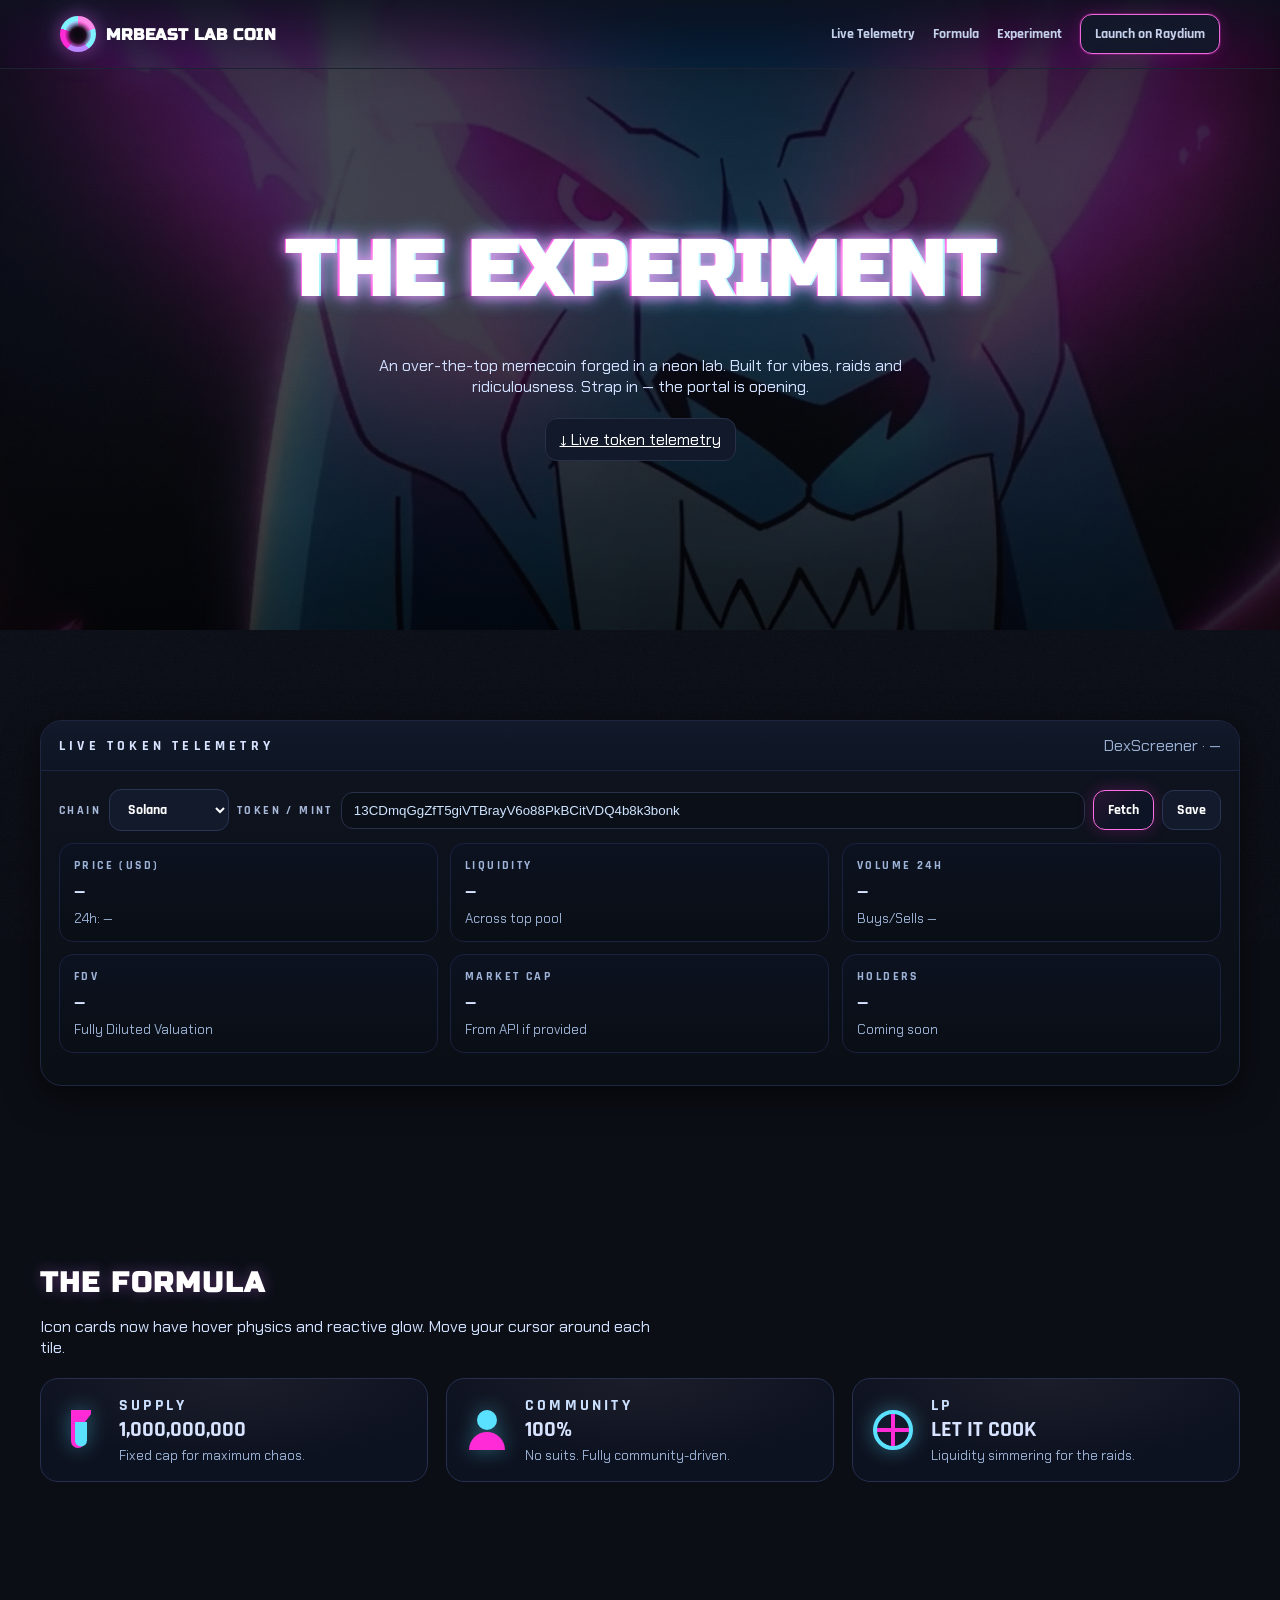
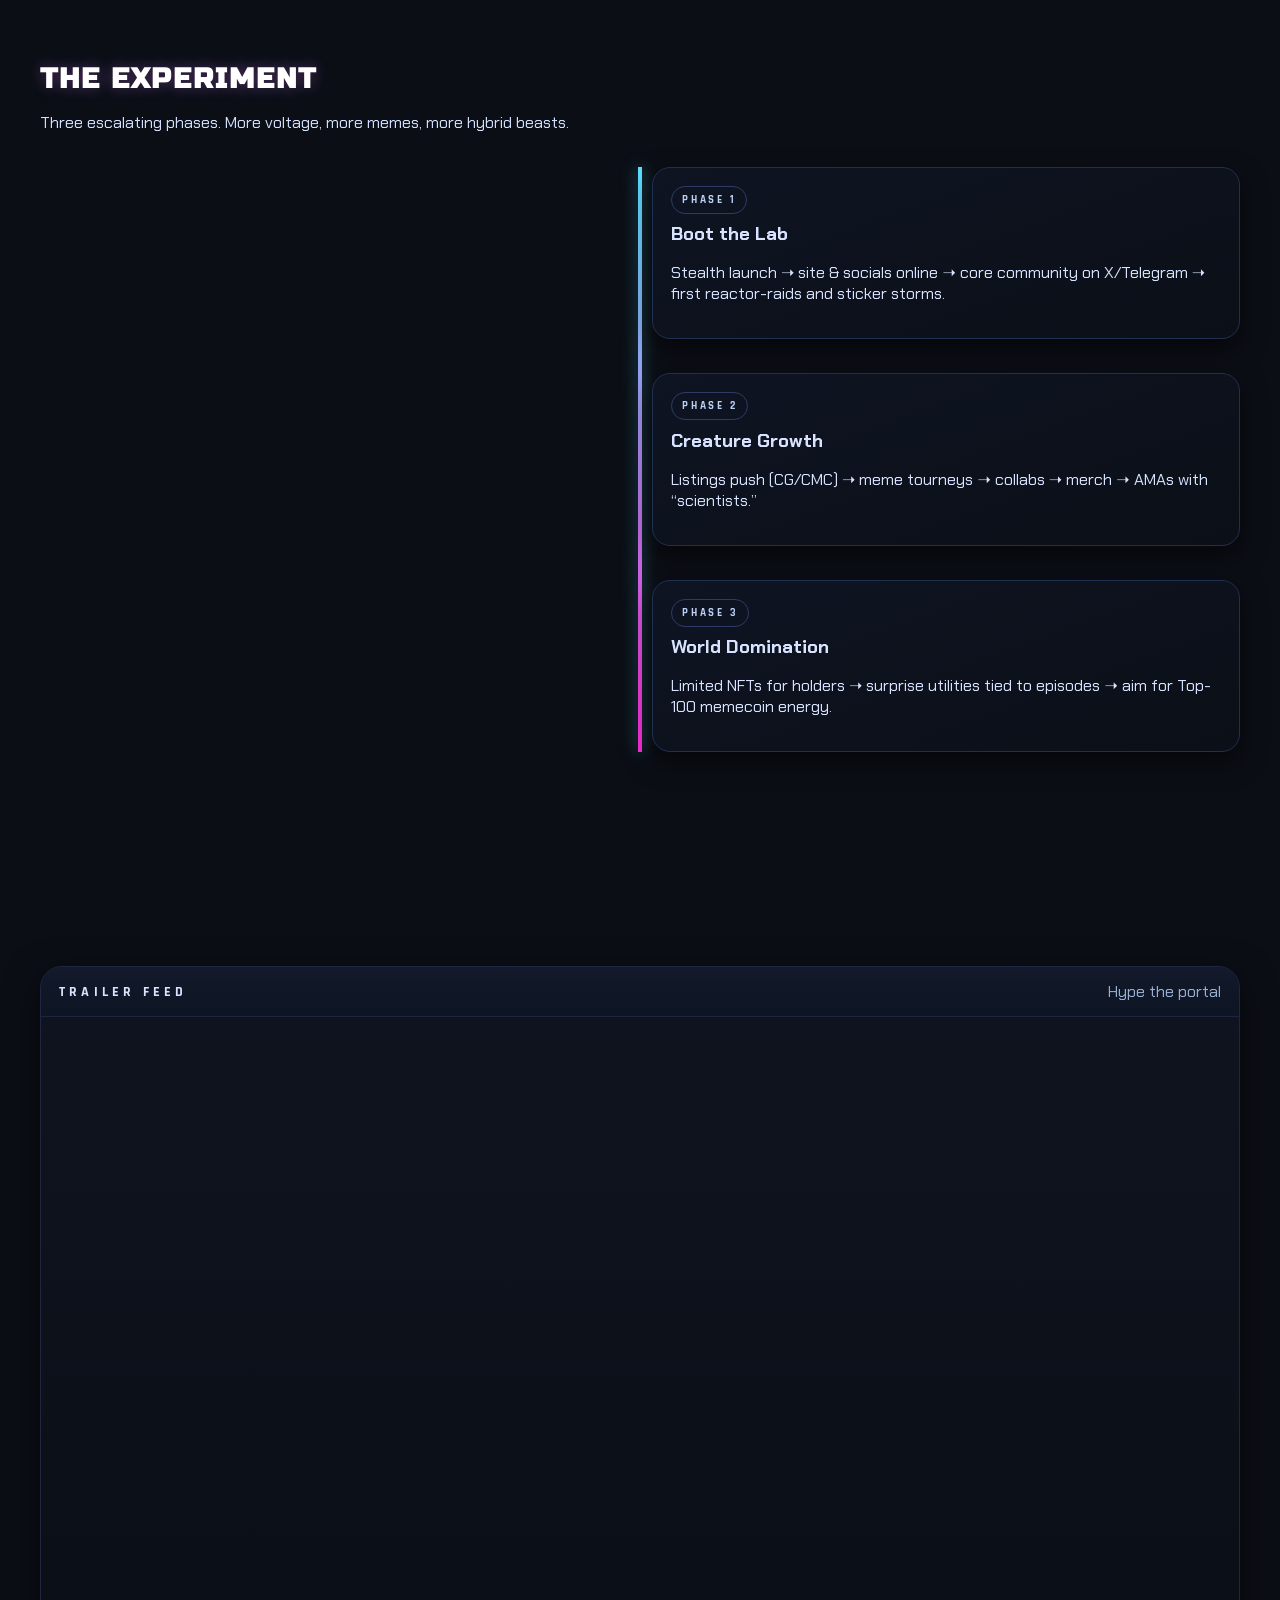
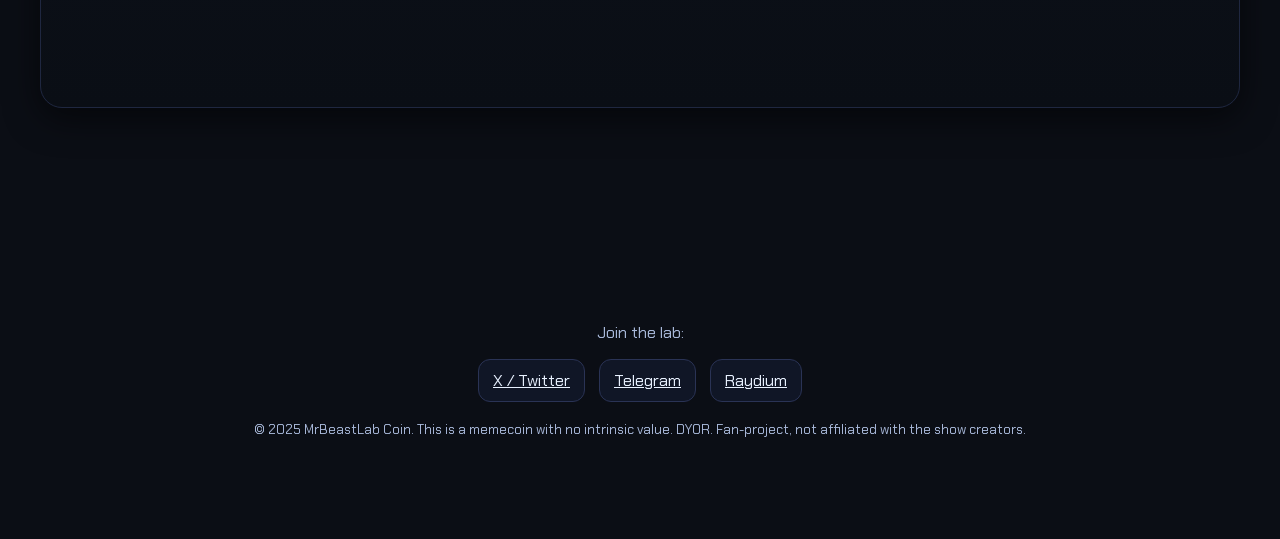
<file: index.html>
<!DOCTYPE html>
<html lang="en">
<head>
<meta charset="utf-8" />
<meta name="viewport" content="width=device-width, initial-scale=1" />
<title>MRBEAST LAB COIN</title>
<meta name="theme-color" content="#0b0e15">
<link rel="icon" href="MrBeastLab.png" type="image/png">
<link rel="preconnect" href="https://fonts.googleapis.com">
<link rel="preconnect" href="https://fonts.gstatic.com" crossorigin>
<link href="https://fonts.googleapis.com/css2?family=Russo+One&family=Rajdhani:wght@500;700&family=Chakra+Petch:wght@400;700&display=swap" rel="stylesheet">
<style>
:root{
  --bg:#0b0e15;--ink:#d7e3ff;--muted:#a3b6d6;--accent:#ff2bd6;--cyan:#5ae1ff;--panel:#111725;
  --ring-soft:drop-shadow(0 0 8px rgba(255,43,214,.35)) drop-shadow(0 0 14px rgba(90,225,255,.25));
}
*{box-sizing:border-box}html,body{height:100%}
body{margin:0;background:var(--bg);color:var(--ink);font-family:"Chakra Petch",system-ui,Segoe UI,Roboto,Helvetica,Arial,sans-serif;overflow-x:hidden}

/* Background (global) */
.site-bg{position:fixed;inset:0;z-index:-2;pointer-events:none}
.site-bg::before{content:"";position:absolute;inset:0;background:
  radial-gradient(1200px 900px at 10% -10%,#1b2240 0,transparent 60%),
  radial-gradient(1200px 900px at 110% -10%,#23122f 0,transparent 60%),
  linear-gradient(180deg,#0b1020 0,#0c0f18 50%,#0a0d14 100%)}
.site-bg::after{content:"";position:absolute;inset:-40px;opacity:.06;background-image:url('data:image/svg+xml;utf8,<svg xmlns="http://www.w3.org/2000/svg" width="400" height="400" viewBox="0 0 400 400"><filter id="n"><feTurbulence baseFrequency=".85" numOctaves="2"/></filter><rect width="400" height="400" filter="url(%23n)"/></svg>');background-size:200px 200px}

.container{width:min(1200px,94vw);margin-inline:auto}

/* Header / Nav */
header{position:fixed;inset-inline:0;top:0;z-index:30;backdrop-filter:saturate(140%) blur(8px);background:linear-gradient(180deg,rgba(13,18,31,.75) 0,rgba(13,18,31,0) 100%);border-bottom:1px solid #1b2234}
nav{display:flex;align-items:center;justify-content:space-between;padding:14px 20px}
.brand{display:flex;align-items:center;gap:10px;font:800 16px "Russo One",sans-serif;letter-spacing:.6px;color:#fff;text-transform:uppercase}
.brand .portal{--s:36px;width:var(--s);height:var(--s);border-radius:50%;position:relative;
  background:conic-gradient(from 0deg,#ff89e9 0 20%,#7ef3ff 20% 40%,#b987ff 40% 60%,#ff2bd6 60% 80%,#7ef3ff 80% 100%);
  animation:spin 8s linear infinite;filter:var(--ring-soft)}
.brand .portal::after{content:"";position:absolute;inset:5px;border-radius:50%;
  background:radial-gradient(circle at 50% 55%,#0b0911 0 40%,#0000 70%);box-shadow:inset 0 0 10px rgba(255,43,214,.5)}
@keyframes spin{to{transform:rotate(1turn)}}
.nav-links{display:flex;gap:18px;align-items:center}
.nav-links a{color:#d7e6ff;text-decoration:none;font:700 14px "Rajdhani";opacity:.9;position:relative}
.nav-links a::after{content:"";position:absolute;left:0;right:0;bottom:-4px;height:2px;background:linear-gradient(90deg,var(--cyan),var(--accent));transform:scaleX(0);transform-origin:0 50%;transition:transform .2s ease;filter:drop-shadow(0 0 6px rgba(90,225,255,.6))}
.nav-links a:hover::after{transform:scaleX(1)}
.cta{padding:10px 14px;border-radius:12px;background:#12192a;border:1px solid #293149;color:#fff;transition:transform .15s ease,box-shadow .2s}
.cta.glow{border-color:#ff73ec;box-shadow:0 0 0 1px rgba(255,43,214,.25),0 0 16px rgba(255,43,214,.18)}
.cta:hover{transform:translateY(-1px);box-shadow:0 8px 20px rgba(0,0,0,.3)}
.burger{display:none;width:40px;height:40px;border:1px solid #293149;border-radius:10px;background:#0f1420;padding:10px}
.burger span,.burger::before,.burger::after{content:"";display:block;height:2px;width:20px;background:#e1ecff;margin:3px auto;border-radius:2px}
@media (max-width:900px){ .nav-links{display:none} .burger{display:block} .nav-open .nav-links{position:absolute;top:58px;right:12px;display:grid;gap:8px;background:#0d1320;padding:14px;border:1px solid #243050;border-radius:14px} }

/* HERO — video banner */
.hero{position:relative;min-height:70vh;padding:160px 0 120px;display:grid;align-items:center}
.hero .center{z-index:1;text-align:center}
.h1{font-family:"Russo One",sans-serif;font-size:clamp(38px,6vw,86px);line-height:1.04;text-transform:uppercase;color:#fff;letter-spacing:1.5px;margin:.15em 0 .35em;
  /* dimmed glow */
  text-shadow:0 0 12px rgba(255,43,214,.28),0 0 22px rgba(90,225,255,.22)}
.tag{display:inline-flex;gap:8px;align-items:center;margin-bottom:14px;padding:8px 12px;border-radius:999px;background:linear-gradient(90deg,#e3ff7a,#9af7ff);color:#111;font:700 14px "Rajdhani";box-shadow:0 0 20px rgba(153,255,198,.35) inset}
.subtitle{color:#d1e0ff;max-width:62ch;margin-inline:auto}

/* Video layer (stays in hero only) */
.tube-wrap{position:absolute;inset:0;z-index:0;overflow:hidden;pointer-events:none}
.tube-wrap video{position:absolute;inset:0;width:100%;height:100%;object-fit:cover;
  filter:brightness(.55) contrast(1.08) saturate(.95);
  opacity:.38;transform:scale(1.02)}
/* soft blend edges + top/bottom gradient so it melts into bg */
.tube-wrap::before{content:"";position:absolute;inset:0;background:
  radial-gradient(120% 100% at 50% 0%,rgba(0,0,0,.55),transparent 40%),
  radial-gradient(140% 120% at 50% 100%,rgba(0,0,0,.65),transparent 40%);
  mix-blend-mode:multiply}
.tube-wrap::after{content:"";position:absolute;inset:-6px;border-radius:8px;
  background:radial-gradient(80% 60% at 50% 50%,transparent 60%,rgba(0,0,0,.35) 100%);
  pointer-events:none}
/* Respect reduced-motion */
@media (prefers-reduced-motion:reduce){
  .tube-wrap video{display:none}
}

.section{padding:90px 0}
.section h2{margin:0 0 12px;color:#fff;font:700 28px "Russo One";text-transform:uppercase;letter-spacing:2px;text-shadow:0 0 14px rgba(255,43,214,.25),0 0 20px rgba(90,225,255,.2)}
.lead{color:#d1e0ff;max-width:62ch}

/* Panel */
.panel{background:linear-gradient(180deg,#0f1420,#0a0e15);border:1px solid #1f2740;border-radius:22px;box-shadow:0 10px 34px rgba(0,0,0,.55);overflow:hidden}
.panel .hd{display:flex;justify-content:space-between;align-items:center;padding:14px 18px;background:linear-gradient(180deg,#121a2b,#0d1423);border-bottom:1px solid #1d2540}
.panel .bd{padding:18px}

/* Telemetry cards */
.kv{display:grid;grid-template-columns:repeat(3,1fr);gap:12px;margin-top:12px}
@media (max-width:700px){.kv{grid-template-columns:1fr 1fr}}
.k{position:relative;background:linear-gradient(180deg,#0c1220,#0a0e15);border:1px solid #1b2140;border-radius:14px;padding:14px;transition:transform .15s ease, box-shadow .2s ease}
.k[data-tilt]{transform:perspective(700px) rotateX(0) rotateY(0)}
.k::after{content:"";position:absolute;inset:0;border-radius:inherit;background:radial-gradient(240px 240px at var(--mx,50%) var(--my,50%), rgba(90,225,255,.18), transparent 60%);opacity:0;transition:opacity .2s}
.k:hover::after{opacity:1}
.k:hover{box-shadow:0 20px 40px rgba(0,0,0,.35)}
.k h5{margin:0 0 8px;font:700 12px "Rajdhani";letter-spacing:.2em;color:#9db3d8}
.k p{margin:0;font:800 18px "Rajdhani"}
.k small{display:block;margin-top:6px;color:#9ab0d3}
.chain-input{display:flex;gap:8px;flex-wrap:wrap;align-items:center}
.chain-input input{flex:1;min-width:220px;background:#0a0f18;border:1px solid #293149;border-radius:12px;padding:10px 12px;color:#cfe4ff}
.button{padding:10px 14px;border:1px solid #2a3455;background:#121a2b;color:#fff;border-radius:12px;font:700 14px "Rajdhani";transition:transform .15s}
.button:hover{transform:translateY(-1px)}
.button.primary{background:linear-gradient(135deg,#281632,#0d1425 60%);border-color:#ff6fe6;box-shadow:0 0 16px rgba(255,43,214,.24)}

/* Tokenomics icons */
.stats{display:grid;grid-template-columns:repeat(3,1fr);gap:18px;margin-top:20px}
@media (max-width:900px){.stats{grid-template-columns:1fr}}
.stat{position:relative;display:grid;grid-template-columns:auto 1fr;gap:14px;align-items:center;background:radial-gradient(60% 80% at 50% 0%,#1c1d2a,#0d1220);border:1px solid #273050;border-radius:18px;padding:16px;transition:transform .15s, box-shadow .2s}
.stat svg{width:48px;height:48px;filter:drop-shadow(0 0 10px rgba(90,225,255,.4))}
.stat h4{margin:0;font:700 16px "Rajdhani";letter-spacing:.2em;color:#cce0ff}
.stat b{display:block;font:800 22px "Rajdhani"}
.stat small{color:#9ab0d3}
.stat::after{content:"";position:absolute;inset:0;border-radius:inherit;background:radial-gradient(240px 240px at var(--mx,50%) var(--my,50%), rgba(255,43,214,.16), transparent 60%);opacity:0;transition:opacity .2s}
.stat:hover::after{opacity:1}

/* ROADMAP — spine always behind cards */
.roadmap{position:relative;margin-top:20px;z-index:0}
.roadmap::before{
  content:"";position:absolute;left:calc(50% - 2px);top:0;bottom:0;width:4px;
  background:linear-gradient(#5ae1ff,#ff2bd6);
  filter:drop-shadow(0 0 8px rgba(90,225,255,.5));
  z-index:0;pointer-events:none;
}
.stage{display:grid;grid-template-columns:1fr 1fr;gap:24px;align-items:center;margin:34px 0;position:relative;z-index:1}
.stage:nth-child(even){direction:rtl}.stage:nth-child(even) .card{direction:ltr}
.card{position:relative;z-index:2;background:linear-gradient(160deg,#0e1422,#0b0f17);border:1px solid #203051;border-radius:18px;padding:18px;box-shadow:0 10px 26px rgba(0,0,0,.55);transition:transform .15s, box-shadow .2s}
.card:hover{transform:translateY(-2px)}
.badge{display:inline-block;padding:6px 10px;border-radius:999px;border:1px solid #2f3b64;color:#bcd0f3;font:700 11px "Rajdhani";letter-spacing:.25em}
@media (max-width:700px){
  .roadmap::before{left:50%; transform:translateX(-50%)}
  .stage{grid-template-columns:1fr;direction:ltr}
  .stage > div:empty{display:none}
  .card{margin-inline:auto;max-width:520px}
}

/* Footer */
footer{padding:60px 0 100px;text-align:center;color:#a8b8d9}
.socials{display:flex;justify-content:center;gap:14px;flex-wrap:wrap;margin:16px 0}
.socials a{border:1px solid #2a3355;background:#101626;padding:10px 14px;border-radius:12px;color:#e8f1ff}

/* Glitch (soft) */
.glitch{position:relative;display:inline-block}
.glitch::before,.glitch::after{content:attr(data-text);position:absolute;inset:0;pointer-events:none}
.glitch::before{transform:translate(1.5px,0);color:#7ef3ff;mix-blend-mode:screen;filter:drop-shadow(0 0 8px rgba(126,243,255,.40))}
.glitch::after{transform:translate(-1.5px,0);color:#ff2bd6;mix-blend-mode:screen;filter:drop-shadow(0 0 8px rgba(255,43,214,.36))}

/* Motion helpers */
.floaty{animation:floaty 5s ease-in-out infinite}
@keyframes floaty{50%{transform:translateY(-10px)}}
.reveal{opacity:0;transform:translateY(12px);transition:opacity .6s ease,transform .6s ease}
.reveal.on{opacity:1;transform:none}
@media (max-width:640px){.floaty{animation:none}}
</style>
</head>
<body>
<div class="site-bg" aria-hidden="true"></div>

<header>
  <nav class="container">
    <div class="brand"><div class="portal"></div><span>MRBEAST LAB COIN</span></div>
    <div class="nav-links" id="navLinks">
      <a href="#telemetry">Live Telemetry</a>
      <a href="#tokenomics">Formula</a>
      <a href="#roadmap">Experiment</a>
      <a class="cta glow" target="_blank" href="https://raydium.io/launchpad/token/?mint=13CDmqGgZfT5giVTBrayV6o88PkBCitVDQ4b8k3bonk">Launch on Raydium</a>
    </div>
    <button class="burger" id="burger" aria-label="Menu"><span></span></button>
  </nav>
</header>

<main>
  <!-- HERO WITH VIDEO BANNER -->
  <section class="hero">
    <div class="tube-wrap" aria-hidden="true">
      <video class="tube" src="Labtube.mp4" poster="MrBeastLab.png" autoplay muted loop playsinline preload="metadata"></video>
    </div>
    <div class="container center">
      <h1 class="h1 glitch" data-text="THE EXPERIMENT">THE EXPERIMENT</h1>
      <p class="subtitle">An over-the-top memecoin forged in a neon lab. Built for vibes, raids and ridiculousness. Strap in — the portal is opening.</p>
      <div style="height:16px"></div>
      <a class="cta" href="#telemetry">↓ Live token telemetry</a>
    </div>
  </section>

  <!-- TELEMETRY -->
  <section id="telemetry" class="section">
    <div class="container panel reveal">
      <div class="hd"><strong style="letter-spacing:.3em;font:800 14px 'Rajdhani'">LIVE TOKEN TELEMETRY</strong><span style="color:#9ab0d3">DexScreener · <span id="updated">—</span></span></div>
      <div class="bd">
        <div class="chain-input">
          <label style="font:700 12px 'Rajdhani';letter-spacing:.2em;color:#a8b8d9">CHAIN</label>
          <select id="chain" class="button" style="min-width:120px"><option value="solana" selected>Solana</option><option value="ethereum">Ethereum</option><option value="bsc">BSC</option><option value="base">Base</option><option value="polygon">Polygon</option><option value="arbitrum">Arbitrum</option></select>
          <label style="font:700 12px 'Rajdhani';letter-spacing:.2em;color:#a8b8d9">TOKEN / MINT</label>
          <input id="mint" placeholder="Paste token address" value="13CDmqGgZfT5giVTBrayV6o88PkBCitVDQ4b8k3bonk" />
          <button id="load" class="button primary">Fetch</button>
          <button id="save" class="button">Save</button>
        </div>
        <div class="kv" id="metrics">
          <div class="k" data-tilt><h5>PRICE (USD)</h5><p id="price">—</p><small id="priceChange">24h: —</small></div>
          <div class="k" data-tilt><h5>LIQUIDITY</h5><p id="liquidity">—</p><small>Across top pool</small></div>
          <div class="k" data-tilt><h5>VOLUME 24H</h5><p id="vol24">—</p><small id="txns">Buys/Sells —</small></div>
          <div class="k" data-tilt><h5>FDV</h5><p id="fdv">—</p><small>Fully Diluted Valuation</small></div>
          <div class="k" data-tilt><h5>MARKET CAP</h5><p id="mcap">—</p><small>From API if provided</small></div>
          <div class="k" data-tilt><h5>HOLDERS</h5><p id="holders">—</p><small><span id="holdersNote">Coming soon</span></small></div>
        </div>
        <div style="display:flex;gap:10px;flex-wrap:wrap;margin-top:14px" id="links"></div>
      </div>
    </div>
  </section>

  <!-- FORMULA -->
  <section id="tokenomics" class="section">
    <div class="container">
      <h2>THE FORMULA</h2>
      <p class="lead">Icon cards now have hover physics and reactive glow. Move your cursor around each tile.</p>
      <div class="stats reveal">
        <div class="stat" data-tilt>
          <svg viewBox="0 0 24 24" aria-hidden="true"><path fill="#ff2bd6" d="M7 2h10v2l-3 4v9.5a3.5 3.5 0 1 1-7 0V8L7 4V2z"/><path fill="#5ae1ff" d="M9 8h6v9.3a3 3 0 1 1-6 0V8z"/></svg>
          <div><h4>SUPPLY</h4><b>1,000,000,000</b><small>Fixed cap for maximum chaos.</small></div>
        </div>
        <div class="stat" data-tilt>
          <svg viewBox="0 0 24 24" aria-hidden="true"><path fill="#5ae1ff" d="M12 12a5 5 0 1 0-5-5 5 5 0 0 0 5 5z"/><path fill="#ff2bd6" d="M3 22a9 9 0 1 1 18 0z"/></svg>
          <div><h4>COMMUNITY</h4><b>100%</b><small>No suits. Fully community-driven.</small></div>
        </div>
        <div class="stat" data-tilt>
          <svg viewBox="0 0 24 24" aria-hidden="true"><circle cx="12" cy="12" r="9" fill="#121a2b" stroke="#5ae1ff" stroke-width="2"/><path d="M12 4v16M4 12h16" stroke="#ff2bd6" stroke-width="2"/></svg>
          <div><h4>LP</h4><b>LET IT COOK</b><small>Liquidity simmering for the raids.</small></div>
        </div>
      </div>
    </div>
  </section>

  <!-- ROADMAP -->
  <section id="roadmap" class="section">
    <div class="container">
      <h2>THE EXPERIMENT</h2>
      <p class="lead">Three escalating phases. More voltage, more memes, more hybrid beasts.</p>
      <div class="roadmap">
        <div class="stage reveal"><div></div><div class="card" data-tilt><span class="badge">PHASE 1</span><h3 style="margin:.4em 0">Boot the Lab</h3><p>Stealth launch ➝ site & socials online ➝ core community on X/Telegram ➝ first reactor-raids and sticker storms.</p></div></div>
        <div class="stage reveal"><div class="card" data-tilt><span class="badge">PHASE 2</span><h3 style="margin:.4em 0">Creature Growth</h3><p>Listings push (CG/CMC) ➝ meme tourneys ➝ collabs ➝ merch ➝ AMAs with “scientists.”</p></div><div></div></div>
        <div class="stage reveal"><div></div><div class="card" data-tilt><span class="badge">PHASE 3</span><h3 style="margin:.4em 0">World Domination</h3><p>Limited NFTs for holders ➝ surprise utilities tied to episodes ➝ aim for Top-100 memecoin energy.</p></div></div>
      </div>
    </div>
  </section>

  <!-- TRAILER -->
  <section class="section">
    <div class="container panel reveal"><div class="hd"><strong style="letter-spacing:.3em;font:800 14px 'Rajdhani'">TRAILER FEED</strong><span style="color:#9ab0d3">Hype the portal</span></div>
      <div class="bd"><div style="position:relative;padding-top:56.25%"><iframe title="MrBeast Lab Trailer" style="position:absolute;inset:0;width:100%;height:100%;border:0;border-radius:14px" src="https://www.youtube.com/embed/ES3x9FTiDN4" allowfullscreen></iframe></div></div>
    </div>
  </section>
</main>

<footer class="container">
  <div class="portal" style="width:48px;height:48px;margin:0 auto 12px;filter:var(--ring-soft)"></div>
  <p>Join the lab:</p>
  <div class="socials">
    <a target="_blank" href="https://x.com/MrBeastLabCTO">X / Twitter</a>
    <a target="_blank" href="https://t.me/MrBeastLabCTO">Telegram</a>
    <a target="_blank" href="https://raydium.io/launchpad/token/?mint=13CDmqGgZfT5giVTBrayV6o88PkBCitVDQ4b8k3bonk">Raydium</a>
  </div>
  <small>© 2025 MrBeastLab Coin. This is a memecoin with no intrinsic value. DYOR. Fan-project, not affiliated with the show creators.</small>
</footer>

<script>
// Mobile menu
document.getElementById('burger')?.addEventListener('click',()=>document.body.classList.toggle('nav-open'));

// Reveal on scroll
const io=new IntersectionObserver(es=>{es.forEach(e=>e.isIntersecting&&e.target.classList.add('on'))},{threshold:.12});
document.querySelectorAll('.reveal').forEach(el=>io.observe(el));

// Interactive tilt + hotspot glow (cards + stats + metrics)
function bindTilt(el){if(!el) return;let raf=null;
  const onMove=e=>{const r=el.getBoundingClientRect();const x=(e.clientX-r.left)/r.width-.5;const y=(e.clientY-r.top)/r.height-.5;
    el.style.setProperty('--mx',(e.clientX-r.left)+'px');el.style.setProperty('--my',(e.clientY-r.top)+'px');
    cancelAnimationFrame(raf);raf=requestAnimationFrame(()=>{el.style.transform=`perspective(700px) rotateX(${y*-8}deg) rotateY(${x*8}deg)`})};
  const onLeave=()=>{el.style.transform='perspective(700px) rotateX(0) rotateY(0)'};
  el.addEventListener('mousemove',onMove);el.addEventListener('mouseleave',onLeave);
}
[...document.querySelectorAll('[data-tilt]')].forEach(bindTilt);

// DexScreener
const $=s=>document.querySelector(s);
const fmtUSD=n=>(n||n===0)?(n>=1e9?'$'+(n/1e9).toFixed(2)+'B':n>=1e6?'$'+(n/1e6).toFixed(2)+'M':n>=1e3?'$'+(n/1e3).toFixed(2)+'K':'$'+(+n).toLocaleString()):'—';
const pct=v=>(v||v===0)?(v>0?'+':'')+Number(v).toFixed(2)+'%':'—';
async function fetchDex(){
  const chain=$('#chain')?.value?.trim(); const mint=$('#mint')?.value?.trim(); if(!mint) return;
  const url=`https://api.dexscreener.com/token-pairs/v1/${encodeURIComponent(chain)}/${encodeURIComponent(mint)}`;
  const res=await fetch(url); if(!res.ok) throw new Error('DexScreener error');
  const pairs=await res.json(); const best=(pairs||[]).sort((a,b)=>(b?.liquidity?.usd||0)-(a?.liquidity?.usd||0))[0]; if(!best) throw new Error('No pools found');
  const P=v=>v==null?'—':v;
  $('#price').textContent=best.priceUsd?('$'+Number(best.priceUsd).toFixed(8)).replace(/0+$/,'').replace(/\.$/,''):'—';
  $('#priceChange').textContent='24h: '+pct((best.priceChange&&(best.priceChange.h24??best.priceChange['h24']))??null);
  $('#liquidity').textContent=P(fmtUSD(best?.liquidity?.usd));
  $('#vol24').textContent=P(fmtUSD(best?.volume?.h24??best?.volume?.['h24']));
  const buys=best?.txns?.h24?.buys??best?.txns?.['h24']?.buys; const sells=best?.txns?.h24?.sells??best?.txns?.['h24']?.sells;
  $('#txns').textContent=`Buys/Sells ${buys??'—'}/${sells??'—'}`;
  $('#fdv').textContent=P(fmtUSD(best?.fdv));
  $('#mcap').textContent=P(fmtUSD(best?.marketCap??best?.fdv));
  const L=$('#links'); L.innerHTML='';
  const link=(href,label)=>{const a=document.createElement('a');a.href=href;a.target='_blank';a.className='button';a.textContent=label;L.appendChild(a)};
  if(best?.url) link(best.url,'Open in DexScreener');
  if(best?.info?.websites?.[0]?.url) link(best.info.websites[0].url,'Website');
  (best?.info?.socials||[]).forEach(s=>{if(s.platform&&s.handle){const map={twitter:'https://twitter.com/',x:'https://x.com/',telegram:'https://t.me/'};const base=map[s.platform.toLowerCase()]||'';link(base?base+s.handle.replace(/^@/,''):'#',s.platform+(s.handle?': '+s.handle:''))}});
  $('#updated') && ($('#updated').textContent=new Date().toLocaleTimeString());
}
try{
  document.getElementById('load')?.addEventListener('click',fetchDex);
  document.getElementById('save')?.addEventListener('click',()=>{localStorage.setItem('mlab-chain',$('#chain').value);localStorage.setItem('mlab-mint',$('#mint').value);fetchDex()});
  if(localStorage.getItem('mlab-chain')) $('#chain').value=localStorage.getItem('mlab-chain');
  if(localStorage.getItem('mlab-mint')) $('#mint').value=localStorage.getItem('mlab-mint');
  fetchDex().catch(()=>{});
}catch(e){}
</script>
</body>
</html>
</file>
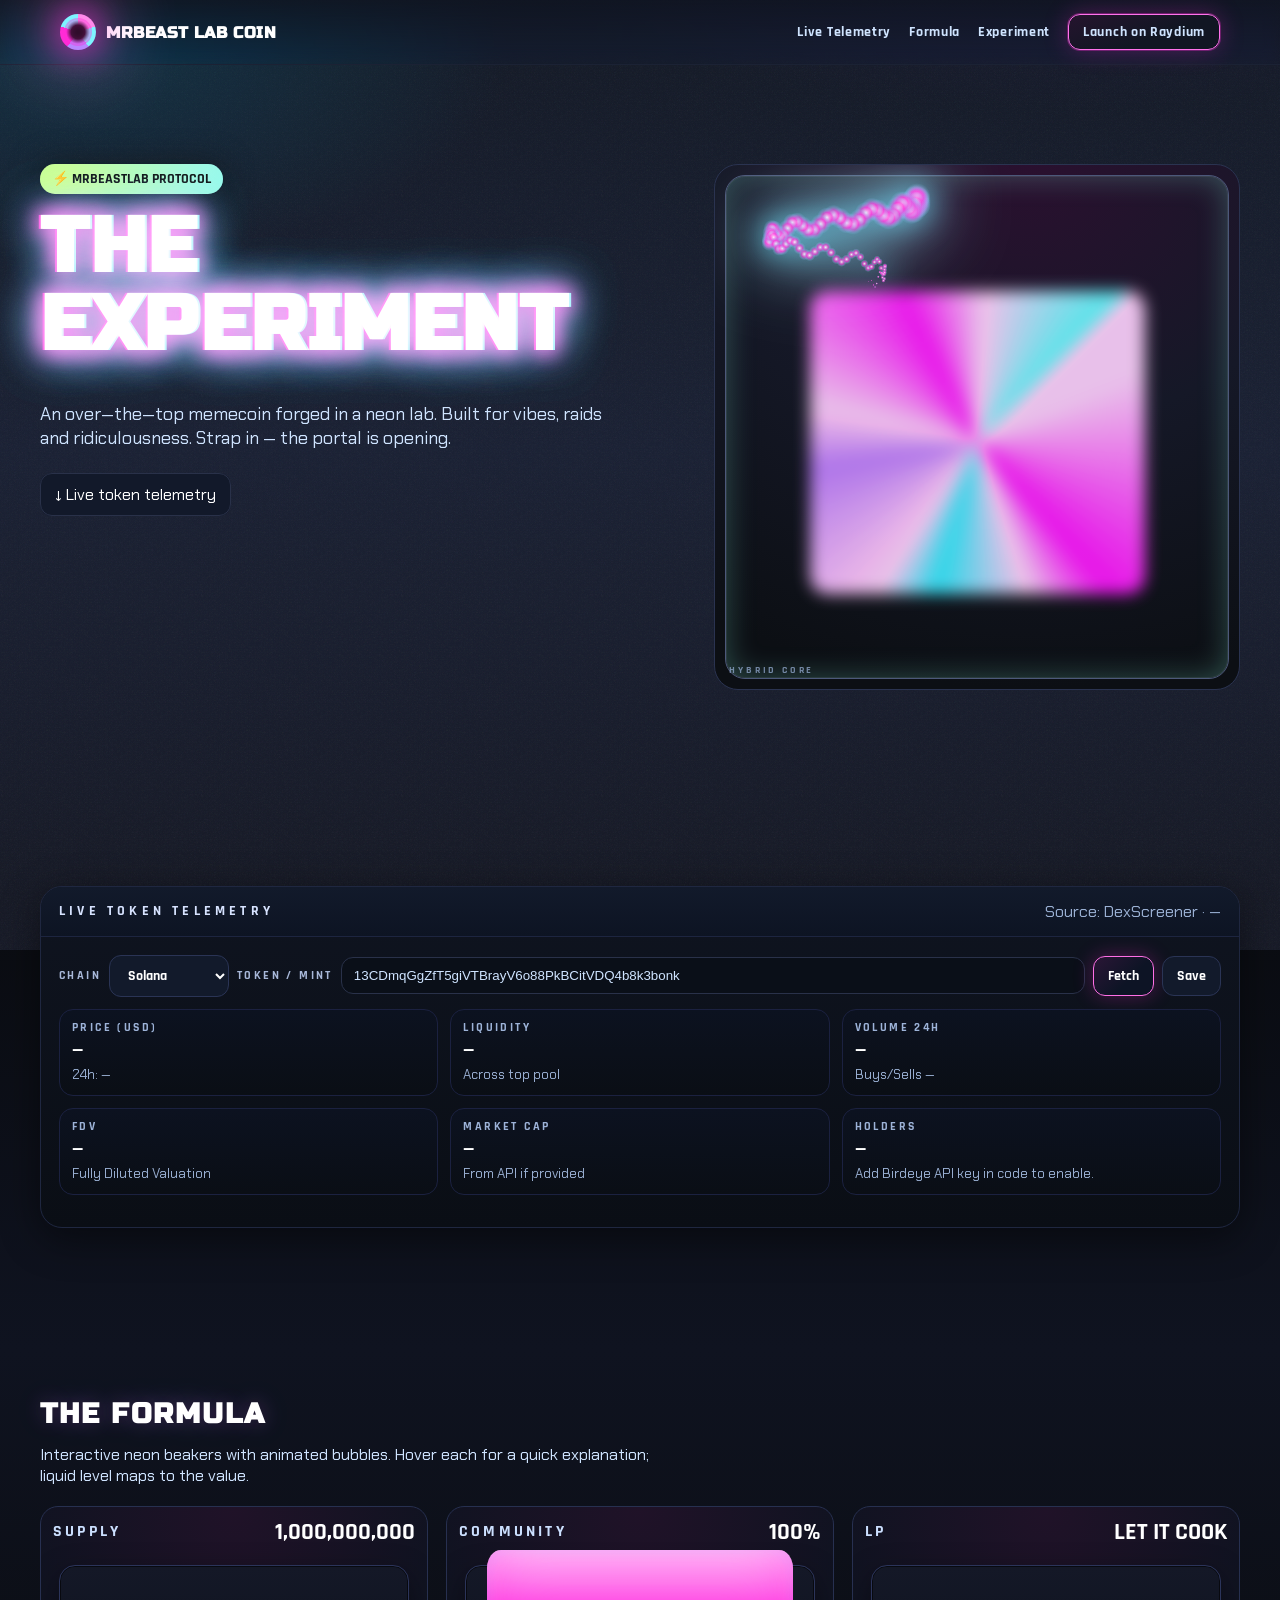
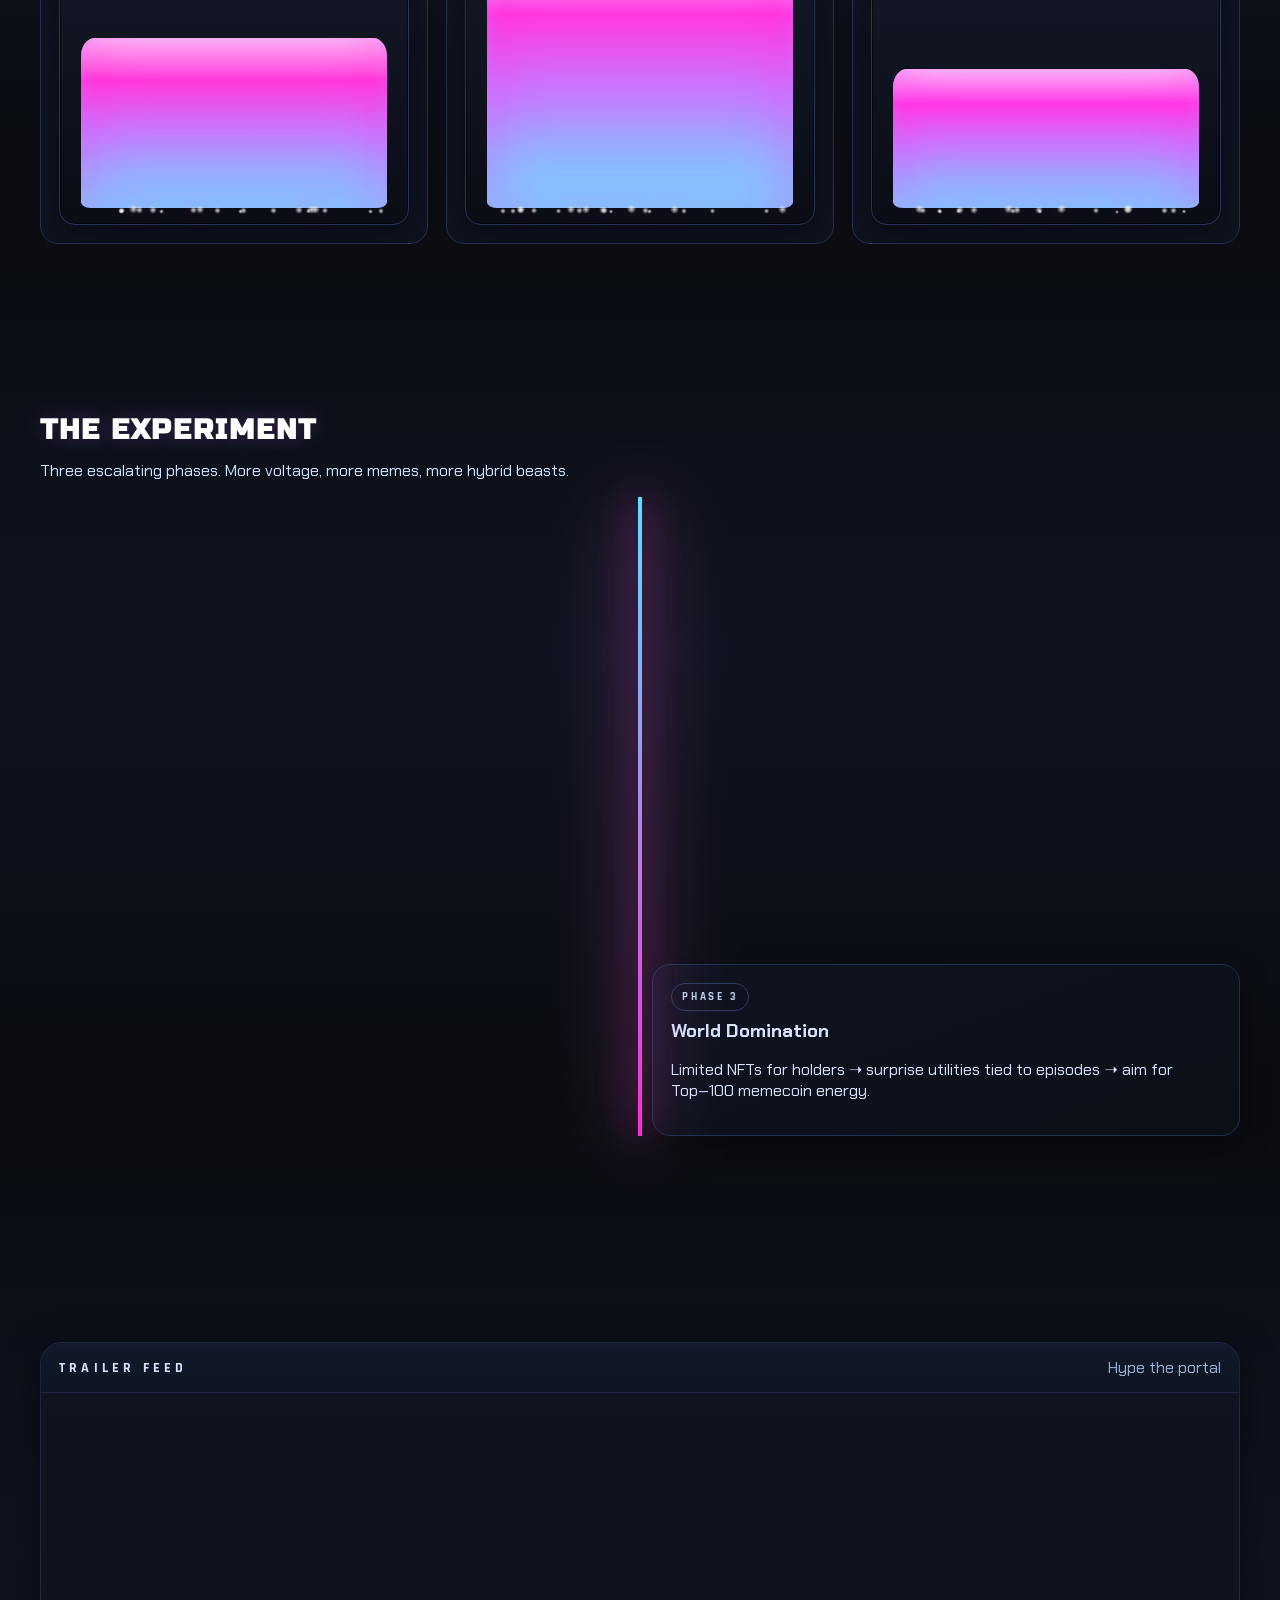
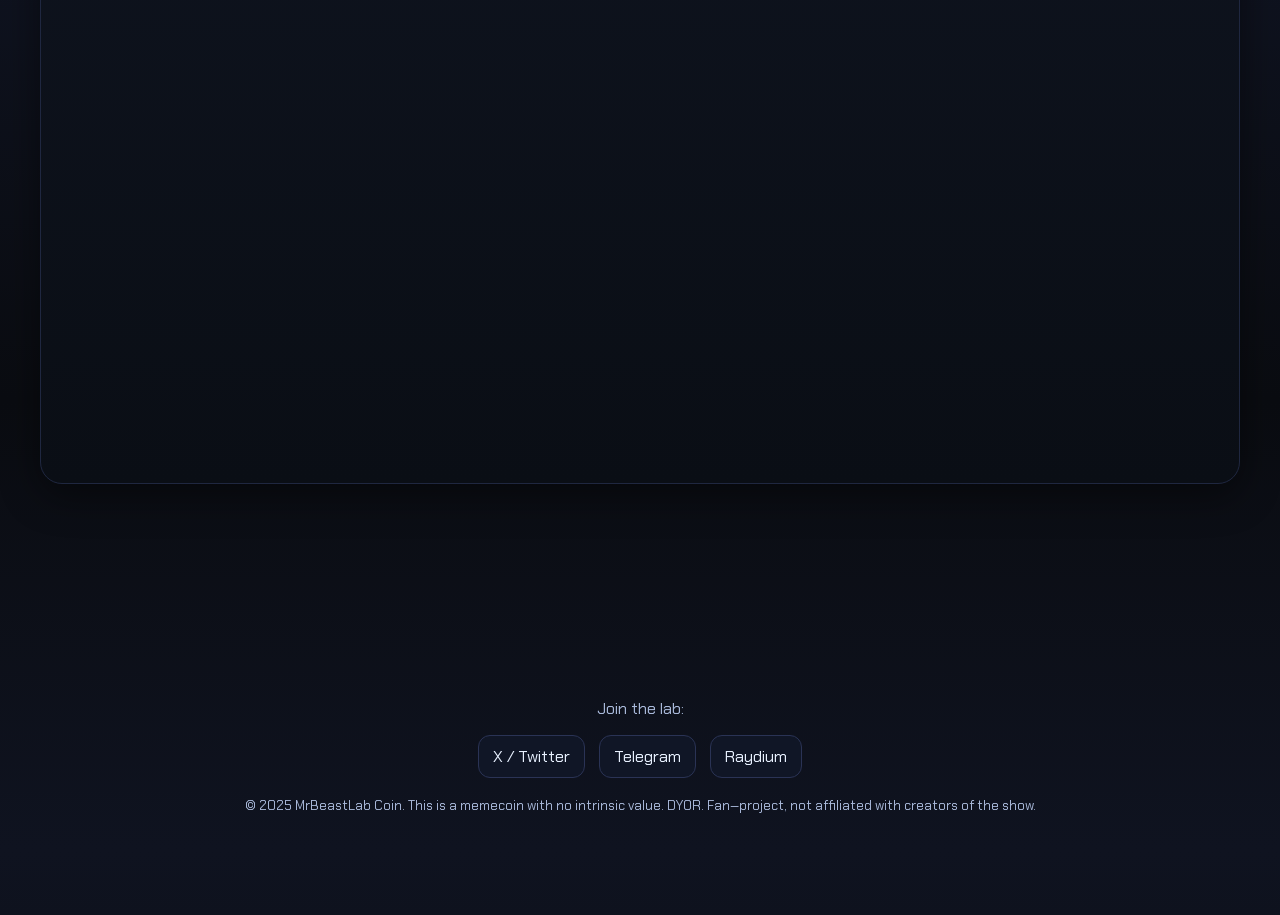
<file: index - Copy.html>
<!DOCTYPE html>
<html lang="en">
<head>
<meta charset="utf-8" />
<meta name="viewport" content="width=device-width, initial-scale=1" />
<title>MRBEAST LAB // MrBeastLab Coin</title>
<meta name="theme-color" content="#ff2bd6">
<link rel="preconnect" href="https://fonts.googleapis.com">
<link rel="preconnect" href="https://fonts.gstatic.com" crossorigin>
<link href="https://fonts.googleapis.com/css2?family=Russo+One&family=Rajdhani:wght@500;700&family=Chakra+Petch:wght@400;700&display=swap" rel="stylesheet">
<style>
:root{
  --bg:#0c0f14; --panel:#121722; --panel-2:#0f1420; --ink:#d7e3ff; --muted:#8aa2c6;
  --accent:#ff2bd6; --accent-2:#5ae1ff; --acid:#d8ff53; --bad:#ff5a77; --good:#72ffa6;
  --ring: drop-shadow(0 0 18px var(--accent)) drop-shadow(0 0 38px color-mix(in srgb, var(--accent) 60%, #fff));
  --ring-c: drop-shadow(0 0 16px var(--accent-2)) drop-shadow(0 0 34px color-mix(in srgb, var(--accent-2) 60%, #fff));
}
*{box-sizing:border-box}
html,body{height:100%}
body{margin:0; background:linear-gradient(180deg,#0a0c11 0%,#0f1320 50%,#0a0c11 100%); color:var(--ink); font-family:"Chakra Petch",system-ui,Segoe UI,Roboto,Helvetica,Arial,sans-serif; overflow-x:hidden}
a{color:var(--accent-2); text-decoration:none}
.container{width:min(1200px, 94vw); margin-inline:auto}
.background-noise{position:fixed; inset:-50px; pointer-events:none; z-index:0; background:radial-gradient(1200px 600px at 80% -20%, #27104980 0%, transparent 60%), radial-gradient(600px 300px at 10% 10%, #063b4d8b 0%, transparent 70%), linear-gradient(180deg, #0b0f17, #0e0f17); mix-blend-mode:screen}
.background-noise::after{content:""; position:absolute; inset:0; opacity:.07; pointer-events:none; background-image:url('data:image/svg+xml;utf8,<svg xmlns="http://www.w3.org/2000/svg" width="400" height="400" viewBox="0 0 400 400"><filter id="n"><feTurbulence baseFrequency=".8" numOctaves="2"/></filter><rect width="400" height="400" filter="url(%23n)"/></svg>'); background-size:200px 200px}
header{position:fixed; inset-inline:0; top:0; z-index:50; backdrop-filter:saturate(140%) blur(8px); background:linear-gradient(180deg, #0f1420cc 0, #0f142000 100%); border-bottom:1px solid #1b2234}
nav{display:flex; align-items:center; justify-content:space-between; gap:12px; padding:14px 20px}
.brand{display:flex; align-items:center; gap:10px; font-weight:800; letter-spacing:.6px; font-family:"Russo One", sans-serif; text-transform:uppercase; color:#fff}
.brand .portal{width:36px; height:36px; border-radius:50%; background:conic-gradient(from 0deg, #ff89e9 0 20%, #7ef3ff 20% 40%, #b987ff 40% 60%, #ff2bd6 60% 80%, #7ef3ff 80% 100%); animation:spin 6s linear infinite; filter:var(--ring); position:relative; isolation:isolate}
.brand .portal::after{content:""; position:absolute; inset:4px; border-radius:50%; background:radial-gradient(circle at 50% 50%, #140914 0 35%, transparent 60%); box-shadow:inset 0 0 16px #ff2bd6aa}
@keyframes spin{to{transform:rotate(1turn)}}
.nav-links{display:flex; gap:18px; align-items:center}
.nav-links a{font:700 14px/1 "Rajdhani",sans-serif; letter-spacing:.7px; color:#cfe4ff}
.cta{padding:10px 14px; border:1px solid #293149; border-radius:12px; background:#12192a; color:#fff}
.cta.glow{border-color:#ff73ec; background:linear-gradient(160deg, #25142e, #111623 60%); box-shadow:0 0 0 1px #ff2bd650, 0 0 24px #ff2bd640}
.burger{display:none; width:40px; height:40px; border-radius:10px; border:1px solid #293149; background:#0f1420; place-content:center; padding:10px}
.burger span, .burger::before, .burger::after{content:""; display:block; height:2px; width:20px; background:#e1ecff; margin:3px auto; border-radius:2px; transition:.2s}
@media (max-width:900px){.nav-links{display:none}.burger{display:grid}.nav-open .nav-links{position:absolute; top:58px; right:12px; display:grid; gap:8px; background:#0d1320; padding:14px; border:1px solid #243050; border-radius:14px}}
/* HERO */
.hero{position:relative; padding:164px 0 110px; z-index:1; overflow:visible}
.hero .grid{display:grid; gap:32px; grid-template-columns: 1.1fr .9fr}
@media (max-width:1000px){ .hero .grid{grid-template-columns:1fr} }
.h1{font-family:"Russo One",sans-serif; font-size:clamp(38px,6vw,86px); line-height:1.02; text-transform:uppercase; color:#fff; text-shadow:0 0 22px #ff2bd6a0, 0 0 48px #5ae1ffa0; letter-spacing:1.5px; margin:0 0 .25em}
.tag{font:700 14px/1 "Rajdhani",sans-serif; color:#111; background:linear-gradient(90deg,#e3ff7a,#9af7ff); padding:8px 12px; border-radius:999px; display:inline-flex; gap:8px; align-items:center; margin-bottom:14px; box-shadow:0 0 30px #99ffc680 inset, 0 0 30px #1119}
.subtitle{color:#cfe4ff; font-size:18px; max-width:54ch}
.reactor{aspect-ratio: 1/1; border-radius:24px; background: radial-gradient(120% 100% at 60% 0%, #2a102f 0%, #151827 50%, #0c0f14 100%); border:1px solid #2a3350; position:relative; overflow:hidden}
/* Sharper core: reduced blur, crisp rim */
.reactor::before{content:""; position:absolute; inset:24% 18% 18% 18%; background:conic-gradient(from 45deg at 50% 50%, #ffd7f8 6%, #ff2bd6 26%, #ffd7f8 32%, #5ae1ff 42%, #ffd7f8 47%, #b486ff 60%, #ffd7f8 66%, #ff2bd6 80%, #ffd7f8 88%, #7ef3ff 100%); filter:blur(8px) saturate(1.4); opacity:.9; border-radius:18px; animation: swirl 9s linear infinite}
.reactor::after{content:"HYBRID CORE"; position:absolute; bottom:14px; left:14px; letter-spacing:.28em; font:700 10px/1 "Rajdhani"; color:#9bb2da; opacity:.7}
@keyframes swirl{to{transform:rotate(1turn)}}
.reactor-glass{position:absolute; inset:10px; border-radius:20px; border:1px solid #4c587a; pointer-events:none; box-shadow:inset 0 0 0 1px #fff1, inset 0 0 30px #89ffe644}
/* SECTIONS */
.section{padding:86px 0; position:relative; z-index:1}
.section h2{font:700 28px/1 "Russo One"; text-transform:uppercase; letter-spacing:2px; color:#fff; margin:0 0 10px; text-shadow:0 0 20px #ff2bd633, 0 0 30px #5ae1ff33}
.section p.lead{color:#cfe4ff; max-width:62ch}
/* Telemetry */
.panel{background:linear-gradient(180deg,#0f1420,#0a0e15); border:1px solid #1f2740; border-radius:22px; overflow:hidden; box-shadow:0 10px 40px #0007}
.panel .hd{background:linear-gradient(180deg,#121a2b,#0d1423); padding:14px 18px; display:flex; align-items:center; justify-content:space-between; gap:10px; border-bottom:1px solid #1d2540}
.panel .bd{padding:18px}
.kv{display:grid; grid-template-columns:repeat(3,1fr); gap:12px; margin-top:12px}
@media (max-width:700px){ .kv{grid-template-columns:1fr 1fr} }
.k{background:linear-gradient(180deg,#0c1220,#0a0e15); border:1px solid #1b2140; border-radius:14px; padding:12px}
.k h5{margin:0 0 8px; font:700 12px/1 "Rajdhani"; letter-spacing:.2em; color:#9db3d8}
.k p{margin:0; font:700 18px/1 "Rajdhani"; color:#fff}
.k small{display:block; margin-top:6px; color:#9ab0d3}
.chain-input{display:flex; gap:8px; flex-wrap:wrap; align-items:center}
.chain-input input{flex:1; min-width:220px; background:#0a0f18; border:1px solid #293149; border-radius:12px; padding:10px 12px; color:#cfe4ff; outline:none}
.button{padding:10px 14px; border:1px solid #2a3455; background:#121a2b; color:#fff; border-radius:12px; font:700 14px "Rajdhani"}
.button.primary{ background:linear-gradient(135deg,#2a1636,#0d1425 60%); border-color:#ff6fe6; box-shadow:0 0 20px #ff2bd644 }
/* Interactive Beakers */
.beakers{display:grid; grid-template-columns:repeat(3,1fr); gap:18px; margin-top:20px}
@media (max-width:900px){ .beakers{grid-template-columns:1fr} }
.beaker{position:relative; border-radius:18px; background:radial-gradient(60% 80% at 50% 0%, #201228, #0e1320); border:1px solid #273050; padding:18px; overflow:hidden; isolation:isolate}
.beaker .cap{position:absolute; inset:10px 12px auto; display:flex; justify-content:space-between; align-items:center}
.beaker h3{margin:0; font:700 16px "Rajdhani"; letter-spacing:.2em; color:#cce0ff}
.beaker b{font:800 24px "Rajdhani"; color:#fff}
.vial{position:relative; height:260px; margin-top:40px; border-radius:16px; background:linear-gradient(180deg,#141827,#0a0d15); border:1px solid #2b345a; box-shadow:inset 0 0 0 1px #0009, 0 10px 30px #0006}
.liquid{--pct:60; --hue:312; position:absolute; left:6%; right:6%; bottom:6%; height:calc(var(--pct) * 1%); border-radius:14px 14px 10px 10px / 18px 18px 6px 6px; background:linear-gradient(180deg, hsl(var(--hue) 100% 88%), hsl(var(--hue) 90% 60%) 25%, #b987ff 60%, #6aeaff 100%); filter:saturate(1.1); box-shadow:0 -10px 60px #ff2bd666 inset, 0 0 22px #6aeaff33 inset; transform-origin:50% 100%; transition:transform .35s ease}
.bubble{position:absolute; bottom:10px; width:8px; height:8px; background:radial-gradient(circle,#fff 0,#fff0 70%); filter:var(--ring); border-radius:50%; opacity:.8}
/* tooltip */
.tip{position:absolute; top:8px; right:12px; background:#0d1424; color:#bcd0f3; border:1px solid #2d3a62; border-radius:10px; padding:8px 10px; font:700 12px "Rajdhani"; letter-spacing:.15em; transform:translateY(-8px); opacity:0; pointer-events:none; transition:.25s}
.beaker:hover .tip{opacity:1; transform:none}
.beaker:hover .liquid{animation:slosher .9s ease-in-out}
@keyframes slosher{0%,100%{transform:skewX(0)}50%{transform:skewX(3deg)}}
/* Roadmap */
.roadmap{position:relative; padding-top:20px}
.roadmap::before{content:""; position:absolute; left:calc(50% - 2px); top:0; bottom:0; width:4px; background:linear-gradient(#5ae1ff,#ff2bd6); filter:var(--ring)}
.stage{display:grid; grid-template-columns:1fr 1fr; gap:24px; align-items:center; margin:34px 0}
.stage:nth-child(even){direction:rtl}
.stage:nth-child(even) .card{direction:ltr}
.card{background:linear-gradient(160deg,#0f1320,#0b0f17); border:1px solid #203051; border-radius:18px; padding:18px; box-shadow:0 10px 30px #0006}
.badge{display:inline-block; padding:6px 10px; border-radius:999px; border:1px solid #2f3b64; color:#bcd0f3; font:700 11px "Rajdhani"; letter-spacing:.25em}
/* Footer */
footer{padding:60px 0 100px; text-align:center; color:#a8b8d9}
.socials{display:flex; justify-content:center; gap:14px; flex-wrap:wrap; margin:16px 0}
.socials a{border:1px solid #2a3355; background:#101626; padding:10px 14px; border-radius:12px; color:#e8f1ff}
/* helpers */
.glitch{position:relative; display:inline-block}
.glitch::before,.glitch::after{content:attr(data-text); position:absolute; inset:0; pointer-events:none}
.glitch::before{transform:translate(2px,0); color:#7ef3ff; mix-blend-mode:screen; filter:drop-shadow(0 0 10px #7ef3ff90)}
.glitch::after{transform:translate(-2px,0); color:#ff2bd6; mix-blend-mode:screen; filter:drop-shadow(0 0 10px #ff2bd690)}
.floaty{transform:translateY(0); animation:floaty 5s ease-in-out infinite}
@keyframes floaty{50%{transform:translateY(-12px)}}
.reveal{opacity:0; transform:translateY(12px); transition:opacity .6s ease, transform .6s ease}
.reveal.on{opacity:1; transform:none}
</style>
</head>
<body>
<div class="background-noise"></div>
<header id="top">
  <nav class="container">
    <div class="brand"><div class="portal" aria-hidden="true"></div><span>MRBEAST LAB COIN</span></div>
    <div class="nav-links" id="navLinks">
      <a href="#telemetry">Live Telemetry</a>
      <a href="#tokenomics">Formula</a>
      <a href="#roadmap">Experiment</a>
      <a class="cta glow" target="_blank" href="https://raydium.io/launchpad/token/?mint=13CDmqGgZfT5giVTBrayV6o88PkBCitVDQ4b8k3bonk">Launch on Raydium</a>
    </div>
    <button class="burger" id="burger" aria-label="Open menu"><span></span></button>
  </nav>
</header>
<main>
  <section class="hero container">
    <div class="grid">
      <div>
        <div class="tag">⚡ MRBEASTLAB PROTOCOL</div>
        <h1 class="h1 glitch" data-text="THE EXPERIMENT">THE EXPERIMENT</h1>
        <p class="subtitle">An over‑the‑top memecoin forged in a neon lab. Built for vibes, raids and ridiculousness. Strap in — the portal is opening.</p>
        <div style="height:16px"></div>
        <a class="cta" href="#telemetry">↓ Live token telemetry</a>
      </div>
      <div class="reactor floaty" aria-hidden="true">
        <div class="reactor-glass"></div>
        <canvas id="energy" style="position:absolute; inset:0; filter:var(--ring-c); mix-blend-mode:screen"></canvas>
      </div>
    </div>
  </section>
  <section id="telemetry" class="section">
    <div class="container panel reveal">
      <div class="hd"><strong style="letter-spacing:.3em;font:800 14px 'Rajdhani'">LIVE TOKEN TELEMETRY</strong><span style="color:#9ab0d3">Source: DexScreener · <span id="updated">—</span></span></div>
      <div class="bd">
        <div class="chain-input">
          <label style="font:700 12px 'Rajdhani'; letter-spacing:.2em; color:#a8b8d9">CHAIN</label>
          <select id="chain" class="button" style="min-width:120px">
            <option value="solana" selected>Solana</option>
            <option value="ethereum">Ethereum</option>
            <option value="bsc">BSC</option>
            <option value="base">Base</option>
            <option value="polygon">Polygon</option>
            <option value="arbitrum">Arbitrum</option>
          </select>
          <label style="font:700 12px 'Rajdhani'; letter-spacing:.2em; color:#a8b8d9">TOKEN / MINT</label>
          <input id="mint" placeholder="Paste token address (e.g., Solana mint)" value="13CDmqGgZfT5giVTBrayV6o88PkBCitVDQ4b8k3bonk" />
          <button id="load" class="button primary">Fetch</button>
          <button id="save" class="button">Save</button>
        </div>
        <div class="kv" id="metrics">
          <div class="k"><h5>PRICE (USD)</h5><p id="price">—</p><small id="priceChange">24h: —</small></div>
          <div class="k"><h5>LIQUIDITY</h5><p id="liquidity">—</p><small>Across top pool</small></div>
          <div class="k"><h5>VOLUME 24H</h5><p id="vol24">—</p><small id="txns">Buys/Sells —</small></div>
          <div class="k"><h5>FDV</h5><p id="fdv">—</p><small>Fully Diluted Valuation</small></div>
          <div class="k"><h5>MARKET CAP</h5><p id="mcap">—</p><small>From API if provided</small></div>
          <div class="k"><h5>HOLDERS</h5><p id="holders">—</p><small><span id="holdersNote">Add Birdeye API key in code to enable.</span></small></div>
        </div>
        <div style="display:flex; gap:10px; flex-wrap:wrap; margin-top:14px" id="links"></div>
      </div>
    </div>
  </section>
  <section id="tokenomics" class="section">
    <div class="container">
      <h2>THE FORMULA</h2>
      <p class="lead">Interactive neon beakers with animated bubbles. Hover each for a quick explanation; liquid level maps to the value.</p>
      <div class="beakers reveal">
        <div class="beaker" data-tip="Fixed total token supply" data-pct="66">
          <div class="cap"><h3>SUPPLY</h3><b>1,000,000,000</b></div>
          <div class="vial">
            <div class="liquid" style="--pct:66"></div>
          </div>
          <div class="tip">Total minted tokens. Capped supply keeps it simple.</div>
        </div>
        <div class="beaker" data-tip="Community allocation" data-pct="100">
          <div class="cap"><h3>COMMUNITY</h3><b>100%</b></div>
          <div class="vial">
            <div class="liquid" style="--pct:100; --hue:310"></div>
          </div>
          <div class="tip">All vibes, no suits. 100% community‑driven launch.</div>
        </div>
        <div class="beaker" data-tip="Liquidity status" data-pct="54">
          <div class="cap"><h3>LP</h3><b>LET IT COOK</b></div>
          <div class="vial">
            <div class="liquid" style="--pct:54; --hue:308"></div>
          </div>
          <div class="tip">Liquidity pool that fuels trading. We let it simmer.</div>
        </div>
      </div>
    </div>
  </section>
  <section id="roadmap" class="section">
    <div class="container">
      <h2>THE EXPERIMENT</h2>
      <p class="lead">Three escalating phases. More voltage, more memes, more hybrid beasts.</p>
      <div class="roadmap">
        <div class="stage reveal"><div></div><div class="card"><span class="badge">PHASE 1</span><h3 style="margin:.4em 0">Boot the Lab</h3><p>Stealth launch ➝ website and socials online ➝ core community on X/Telegram ➝ first reactor‑raids and sticker storms.</p></div></div>
        <div class="stage reveal"><div class="card"><span class="badge">PHASE 2</span><h3 style="margin:.4em 0">Creature Growth</h3><p>Listings push (CG/CMC) ➝ meme tournaments ➝ collabs ➝ merch drops ➝ AMAs with “scientists.”</p></div><div></div></div>
        <div class="stage reveal"><div></div><div class="card"><span class="badge">PHASE 3</span><h3 style="margin:.4em 0">World Domination</h3><p>Limited NFTs for holders ➝ surprise utilities tied to episodes ➝ aim for Top‑100 memecoin energy.</p></div></div>
      </div>
    </div>
  </section>
  <section class="section">
    <div class="container panel reveal">
      <div class="hd"><strong style="letter-spacing:.3em;font:800 14px 'Rajdhani'">TRAILER FEED</strong><span style="color:#9ab0d3">Hype the portal</span></div>
      <div class="bd"><div style="position:relative; padding-top:56.25%"><iframe title="MrBeast Lab Trailer" style="position:absolute; inset:0; width:100%; height:100%; border:0; border-radius:14px" src="https://www.youtube.com/embed/ES3x9FTiDN4" allowfullscreen></iframe></div></div>
    </div>
  </section>
</main>
<footer class="container">
  <div class="portal" style="margin:0 auto 12px; width:52px; height:52px; filter:var(--ring)"></div>
  <p>Join the lab:</p>
  <div class="socials">
    <a target="_blank" href="https://x.com">X / Twitter</a>
    <a target="_blank" href="https://t.me/MrBeastLabCTO">Telegram</a>
    <a target="_blank" href="https://raydium.io/launchpad/token/?mint=13CDmqGgZfT5giVTBrayV6o88PkBCitVDQ4b8k3bonk">Raydium</a>
  </div>
  <small>© 2025 MrBeastLab Coin. This is a memecoin with no intrinsic value. DYOR. Fan‑project, not affiliated with creators of the show.</small>
</footer>
<script>
const burger = document.getElementById('burger');
burger?.addEventListener('click', ()=> document.body.classList.toggle('nav-open'));
const io = new IntersectionObserver((entries)=>{entries.forEach(e=> e.isIntersecting && e.target.classList.add('on'))},{threshold:.12});
document.querySelectorAll('.reveal').forEach(el=> io.observe(el));
/* Energy canvas – higher‑res particles */
const cvs = document.getElementById('energy');
const ctx = cvs.getContext('2d');
let t = 0; function resize(){ const r=window.devicePixelRatio||1; cvs.width=cvs.clientWidth*r; cvs.height=cvs.clientHeight*r; ctx.setTransform(r,0,0,r,0,0) }
window.addEventListener('resize', resize); resize();
function loop(){ t+=0.008; const w=cvs.clientWidth, h=cvs.clientHeight; ctx.clearRect(0,0,w,h); for(let i=0;i<90;i++){ const r=(i/90), a=t*2 + r*Math.PI*2; const x=w*0.5 + Math.cos(a)*w*(0.15 + 0.18*Math.sin(t+r*4)); const y=h*(0.22 + 0.6*r + 0.04*Math.sin(t*2 + i)); const rad=(1-r)*14; const g=ctx.createRadialGradient(x,y,0,x,y,rad); g.addColorStop(0,'rgba(255,255,255,.9)'); g.addColorStop(.5,'rgba(255,43,214,.65)'); g.addColorStop(1,'rgba(90,225,255,0)'); ctx.fillStyle=g; ctx.beginPath(); ctx.arc(x,y,rad,0,Math.PI*2); ctx.fill() } requestAnimationFrame(loop) }
loop();
/* DexScreener fetch */
const $ = s=>document.querySelector(s);
const fmtUSD = n => (n||n===0) ? (n>=1e9 ? '$'+(n/1e9).toFixed(2)+'B' : n>=1e6 ? '$'+(n/1e6).toFixed(2)+'M' : n>=1e3 ? '$'+(n/1e3).toFixed(2)+'K' : '$'+(+n).toLocaleString()) : '—';
const pct = v => (v||v===0) ? (v>0?'+':'') + Number(v).toFixed(2) + '%' : '—';
async function fetchDex(){ const chain=$('#chain').value.trim(); const mint=$('#mint').value.trim(); if(!mint) return; const url=`https://api.dexscreener.com/token-pairs/v1/${encodeURIComponent(chain)}/${encodeURIComponent(mint)}`; const res=await fetch(url); if(!res.ok) throw new Error('DexScreener error'); const pairs=await res.json(); const best=(pairs||[]).sort((a,b)=> (b?.liquidity?.usd||0)-(a?.liquidity?.usd||0))[0]; if(!best) throw new Error('No pools found'); $('#price').textContent = best.priceUsd ? ('$'+Number(best.priceUsd).toFixed(8)).replace(/0+$/,'').replace(/\.$/,'') : '—'; const pc=(best.priceChange && (best.priceChange.h24 ?? best.priceChange['h24'])) ?? null; $('#priceChange').textContent = '24h: '+ pct(pc); $('#liquidity').textContent = fmtUSD(best?.liquidity?.usd); $('#vol24').textContent = fmtUSD(best?.volume?.h24 ?? best?.volume?.['h24']); const buys=best?.txns?.h24?.buys ?? best?.txns?.['h24']?.buys; const sells=best?.txns?.h24?.sells ?? best?.txns?.['h24']?.sells; $('#txns').textContent = `Buys/Sells ${buys ?? '—'}/${sells ?? '—'}`; $('#fdv').textContent = fmtUSD(best?.fdv); $('#mcap').textContent = fmtUSD(best?.marketCap ?? best?.fdv); const L=$('#links'); L.innerHTML=''; const link=(href,label)=>{const a=document.createElement('a'); a.href=href; a.target='_blank'; a.className='button'; a.textContent=label; L.appendChild(a)}; if(best?.url) link(best.url,'Open in DexScreener'); if(best?.info?.websites?.[0]?.url) link(best.info.websites[0].url,'Website'); (best?.info?.socials||[]).forEach(s=>{if(s.platform && s.handle){const map={twitter:'https://twitter.com/', x:'https://x.com/', telegram:'https://t.me/'}; const base = map[s.platform.toLowerCase()] || ''; link(base ? base + s.handle.replace(/^@/,'') : '#', s.platform + (s.handle?': '+s.handle:''))}}); $('#updated').textContent = new Date().toLocaleTimeString(); const BIRDEYE_API_KEY=""; if(chain.toLowerCase()==='solana' && BIRDEYE_API_KEY){ try{ const r=await fetch(`https://public-api.birdeye.so/public/token/holder_count?address=${encodeURIComponent(mint)}`,{headers:{'X-API-KEY':BIRDEYE_API_KEY,accept:'application/json'}}); const j=await r.json(); const c=j?.data?.holder || j?.data?.holder_count || j?.data?.holders; if(c!=null){ $('#holders').textContent=Number(c).toLocaleString(); $('#holdersNote').textContent='Source: Birdeye' } }catch(e){} }
}
$('#load').addEventListener('click', fetchDex);
$('#save').addEventListener('click', ()=>{ localStorage.setItem('mlab-chain',$('#chain').value); localStorage.setItem('mlab-mint',$('#mint').value); fetchDex() });
if(localStorage.getItem('mlab-chain')) $('#chain').value = localStorage.getItem('mlab-chain');
if(localStorage.getItem('mlab-mint'))  $('#mint').value  = localStorage.getItem('mlab-mint');
fetchDex().catch(()=>{});
/* Beaker bubbles + hover explain */
function spawnBubbles(vial){ for(let i=0;i<20;i++){ const b=document.createElement('div'); b.className='bubble'; b.style.left = (8 + Math.random()*84)+'%'; b.style.width=b.style.height = (4 + Math.random()*6)+'px'; b.style.animation = `rise ${3+Math.random()*3}s linear ${Math.random()*3}s infinite`; vial.appendChild(b) } }
const style=document.createElement('style'); style.textContent = `@keyframes rise{from{transform:translateY(0); opacity:.1} to{transform:translateY(-180px); opacity:0}}`; document.head.appendChild(style);
document.querySelectorAll('.beaker').forEach(b=>{ const vial=b.querySelector('.vial'); spawnBubbles(vial); const tip=b.querySelector('.tip'); b.addEventListener('mouseenter',()=>{ tip && (tip.textContent = b.dataset.tip || tip.textContent) }) })
/* Ambient hum */
let audioCtx, osc; function startHum(){ try{ audioCtx = new (window.AudioContext||window.webkitAudioContext)(); osc = audioCtx.createOscillator(); const g = audioCtx.createGain(); osc.type='sawtooth'; osc.frequency.value=38; g.gain.value=0.002; osc.connect(g).connect(audioCtx.destination); osc.start() }catch(e){} }
document.addEventListener('pointerdown', startHum, {once:true});
</script>
</body>
</html>
</file>
